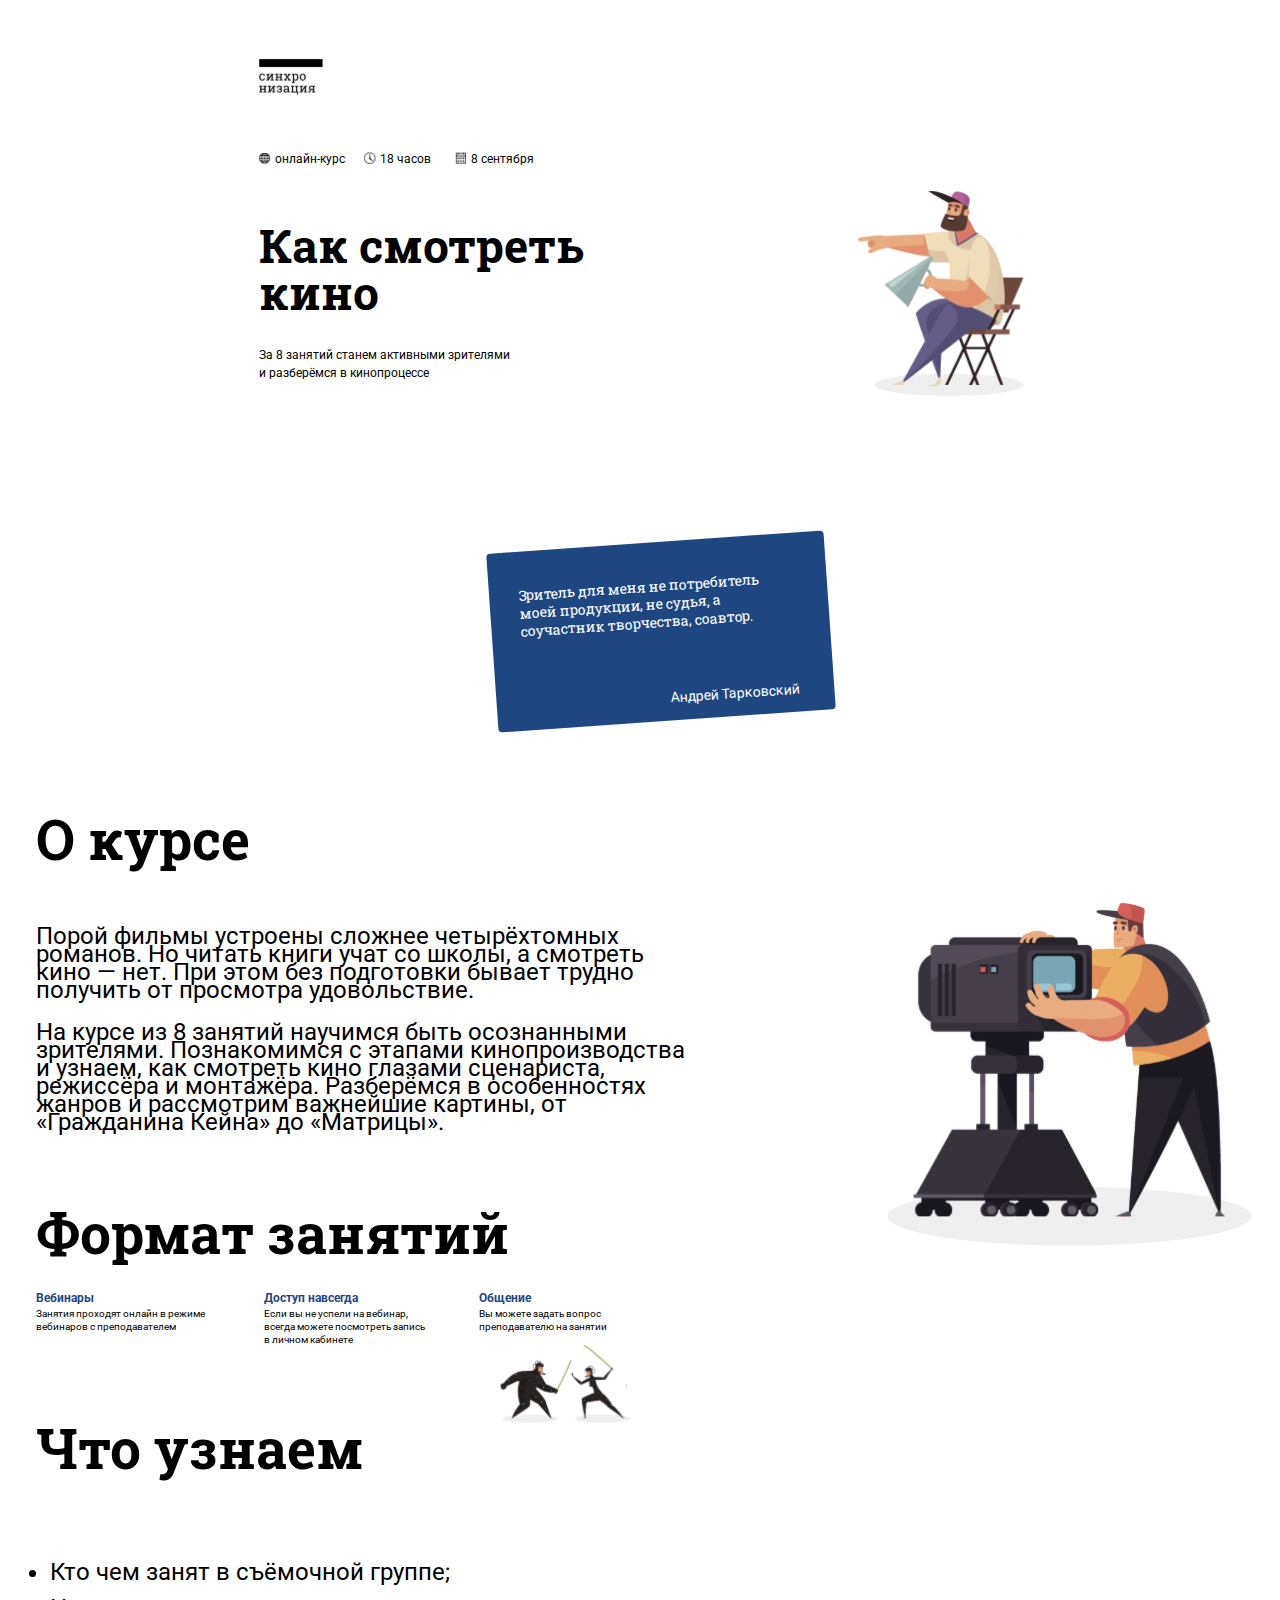
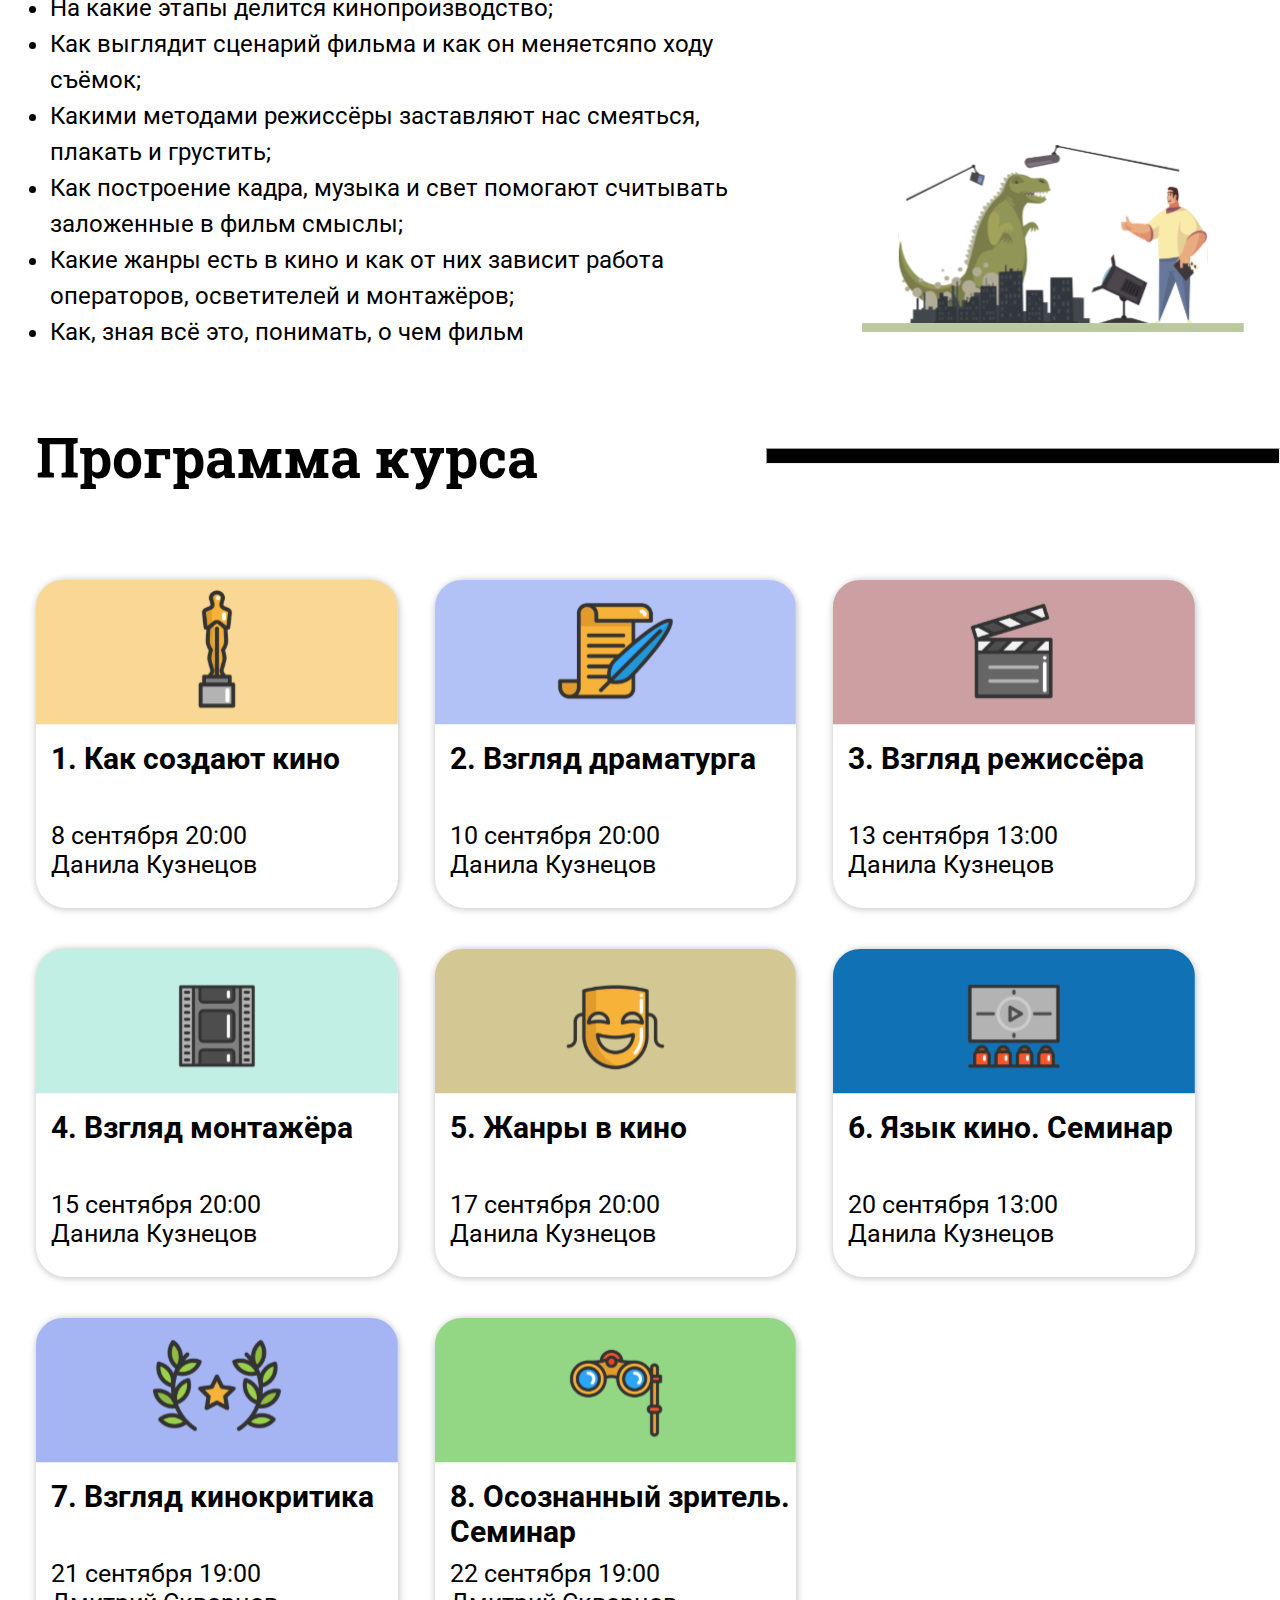
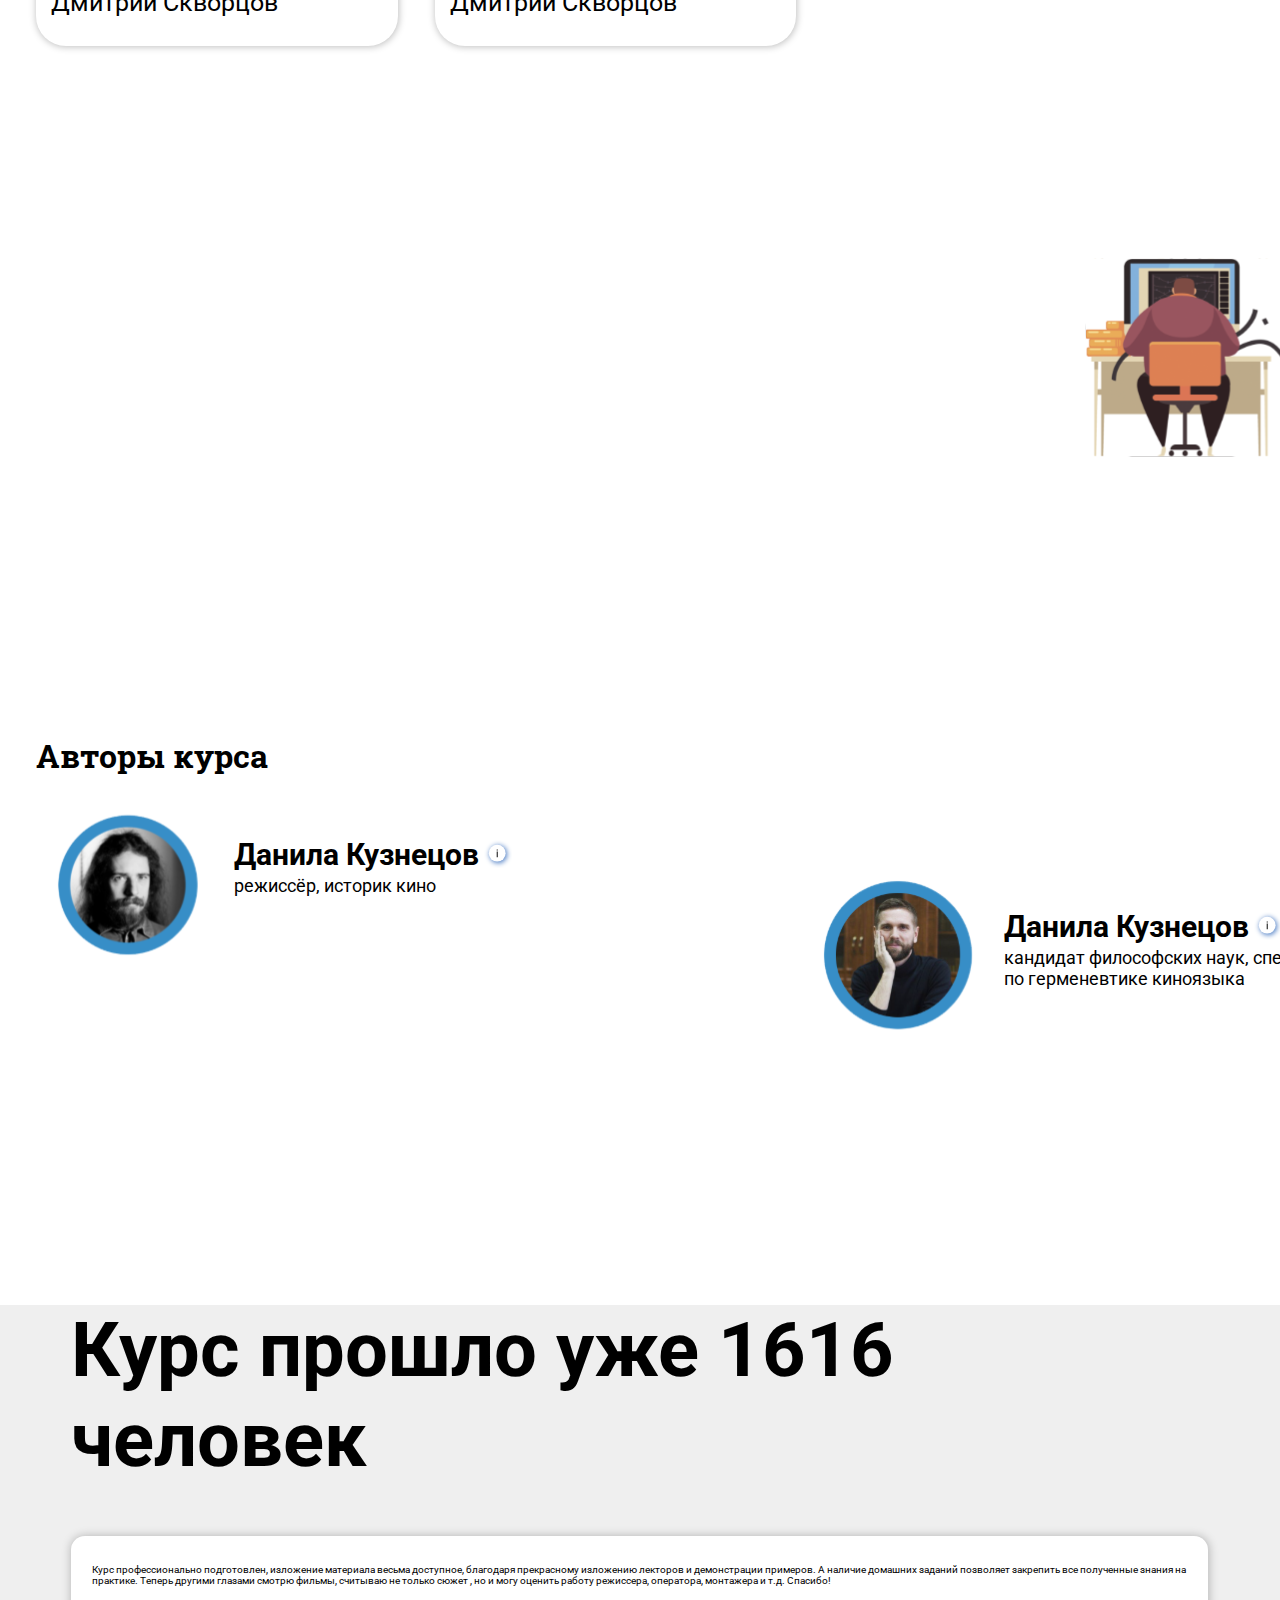
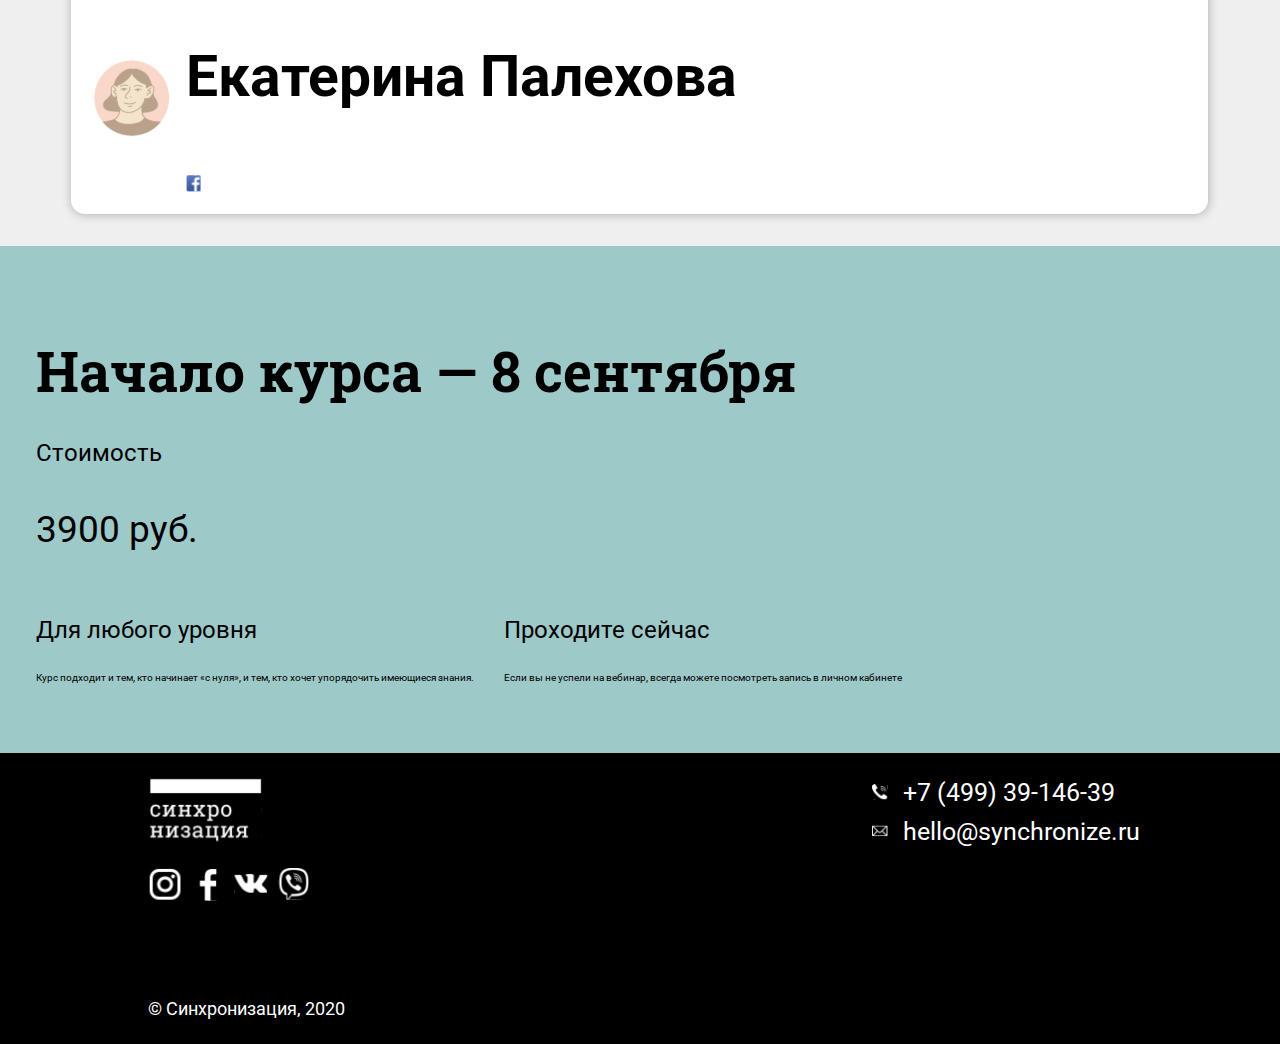
<file: index.html>
<!DOCTYPE html>
<html lang="en">
<head>
    <meta charset="utf-8">
    <meta name=viewport content="width=device-width, initial-scale=1.0, shrink-to-fit=no" />

    <title>Cinema Courses</title>
    <link rel="stylesheet" type="text/css" href="src/css/style_22.css">
    <link rel="stylesheet" href="src/css/style.css">
    <link rel="stylesheet" href="src/css/about.css">
    <link rel="stylesheet" href="src/css/intro1.css">
    <link rel="stylesheet" href="src/css/style_21.css">
    <link rel="stylesheet" href="src/css/about_process.css">
    <link rel="stylesheet" href="src/css/format3.css">
    <link rel="stylesheet" href="src/css/style_2.3.css">
    <link rel="stylesheet" href="src/css/program.css">

  </head>
  <body>
    <article id="container-intro">
        <div class="inner">

            <div class="logo">
                  <img class="p1" src="images/intro1.svg" alt="">
            </div>
            <nav>
                  <div class="online-courses">
                      <img class="p2" src="images/intro2.svg" alt="globus">
                      <p>онлайн-курс</p>
                  </div>
                  <div class="watch">
                      <img class="p3" src="images/intro3.svg" alt="watch">
                      <p>18 часов </p>
                  </div>
                  <div class="calendar">
                      <img class="p4" src="images/intro4.svg" alt="cln">
                      <p>8 сентября</p>
                  </div>
              </nav>
              <!-- main -->
        <section class="block">
            <div class="text-one">
            <h1>Как смотреть<br>кино</h1>
            <p class="text">
                За 8 занятий станем активными зрителями<br>и разберёмся в кинопроцессе
            </p>
        </div>
              <!-- picture -->
            <div class="man">
                  <img class="man-one" src="images/intro5.svg" alt="">
            </div>
        </section>

            <div class="info">
                  <!-- <img src="images/intro6.svg" alt=""> -->
                  <p>Зритель для меня
                      не потребитель моей продукции, не судья, а соучастник творчества, соавтор. </p>
                  <div class="author">Андрей Тарковский</div>
            </div>
        </div>
    </article>
<!-- pashaa -->
    <article id="about-courses">
        <div class="inner">
            <h1 class="title">О курсе</h1>
            <div id="about-main-block">
                <div id="text-wrapper">
                    <p class="text">Порой фильмы устроены сложнее четырёхтомных романов. Но читать книги учат со школы, а смотреть кино — нет. При этом без подготовки бывает трудно получить от просмотра удовольствие.</p>
                    <p class="text">На курсе из 8 занятий научимся быть осознанными зрителями. Познакомимся с этапами кинопроизводства и узнаем, как смотреть кино глазами сценариста, режиссёра и монтажёра. Разберёмся в особенностях жанров и рассмотрим важнейшие картины, от «Гражданина Кейна» до «Матрицы».</p>
                </div>
                <div id="large-img">
                    <img src="images/about-large.svg" alt="man with a camera">
                </div>
            </div>
        </div>
    </article>

    <article id="cards-wrapper">
        <div class="inner">
            <div id="text-cards-wrapper">
                <div class="about-card">
                    <div class="small-header">8 занятий</div>
                    <p class="small-text">Для погружения в кинематограф</p>
                </div>
                <div class="about-card">
                    <div class="small-header">2 часа</div>
                    <p class="small-text">Длительность каждого занятия</p>
                </div>
                <div class="about-card">
                    <div class="small-header">3 недели</div>
                    <p class="small-text">Длительность курса</p>
                </div>
                <div id="small-img">
                    <img src="images/about-small.svg" alt="man with stage light" />
                </div>
            </div>
        </div>
    </article>

    <article id="container3block">
        <div class="inner">
            <h1 class="title">Формат занятий</h1>
            <div class="akada">
                <div class="card1">
                    <h2>Вебинары</h2>
                    <p class="small-text">Занятия проходят онлайн в режиме вебинаров с преподавателем</p>
                </div>
                <div class="card2">
                    <h2>Доступ навсегда</h2>
                    <p class="small-text">Если вы не успели на вебинар, всегда можете посмотреть запись в личном кабинете</p>
                </div>
                <div class="card3">
                    <h2>Общение</h2>
                    <p class="small-text">Вы можете задать вопрос
                        преподавателю на занятии</p>
                </div>
            </div>
            <img src="images/pic1.svg" alt="two fighters">
        </div>
    </article>

    <article id="wrapper-about">
      <div class="inner">
        <div class="wrapper-about2">
          <div class="wrapper-about3">
              <h3 class="title">Что узнаем</h3>
              <ul class="text">
                  <li>Кто чем занят в съёмочной группе;</li>
                  <li>На какие этапы делится кинопроизводство;</li>
                  <li>Как выглядит сценарий фильма и как он меняетсяпо ходу съёмок;</li>
                  <li>Какими методами режиссёры заставляют нас смеяться, плакать и грустить;</li>
                  <li>Как построение кадра, музыка и свет помогают считывать заложенные в фильм смыслы;</li>
                  <li>Какие жанры есть в кино и как от них зависит работа операторов, осветителей и монтажёров;</li>
                  <li>Как, зная всё это, понимать, о чем фильм</li>
              </ul>
          </div>
          <div class="img-godzilla">
              <img src="images/dino.svg" alt="Godzilla">
          </div>
      </div>
      </div>
    </article>

    <article id="program">
     <div class="container_24 inner">
        <div class="title_24">
            <h3 class="title">Программа курса</h3>
            <hr class="stripe_24"></hr>
        </div>
        
        <div class="centercards_24">
       <div class="cards_24">
            <div class="card_24">
                <img src="images/card1_24.svg" alt="card1">
                <p class="name_24">1. Как создают кино</p>
                <p class="about_24">8 сентября 20:00
                  <br>Данила Кузнецов</p>
            </div>
            <div class="card_24">
                <img src="images/card2_24.svg" alt="card2">
                <p class="name_24">2. Взгляд драматурга</p>
                <p class="about_24">10 сентября 20:00
                   <br> Данила Кузнецов</p>
            </div>
            <div class="card_24">
                <img src="images/card3_24.svg" alt="card3">
                <p class="name_24">3. Взгляд режиссёра</p>
                <p class="about_24">13 сентября 13:00
                   <br>Данила Кузнецов</p>
            </div>
            <div class="card_24">
                <img src="images/card4_24.svg" alt="card4">
                <p class="name_24">4. Взгляд монтажёра</p>
                <p class="about_24">15 сентября 20:00
                   <br>Данила Кузнецов</p>
            </div>
            <div class="card_24">
                <img src="images/card5_24.svg" alt="card5">
                <p class="name_24">5. Жанры в кино</p>
                <p class="about_24">17 сентября 20:00
                   <br>Данила Кузнецов</p>
            </div>
            <div class="card_24">
                <img src="images/card6_24.svg" alt="card6">
                <p class="name_24">6. Язык кино. Семинар</p>
                <p class="about_24">20 сентября 13:00
                   <br>Данила Кузнецов</p>
            </div>
            <div class="card_24">
                <img src="images/card7_24.svg" alt="card7">
                <p class="name_24">7. Взгляд кинокритика</p>
                <p class="about_24">21 сентября 19:00
                  <br>Дмитрий Скворцов</p>
            </div>
            <div class="card_24">
                <img src="images/card8_24.svg" alt="card8">
                <p class="name_24">8. Осознанный зритель. <br>Семинар</p>
                <p class="about_24">22 сентября 19:00
                  <br>Дмитрий Скворцов</p>
            </div>
        </div>
        </div>
       </div>
     </div>
    </article>

    <article id="authors">
        <div class="inner">
            <div class="clerk">
                <img src="images/clerk.svg">
            </div>
            <div class="course_authors23">
                <h2 class="title">Авторы курса</h2>
            </div>
            <div class="authors23">
                <div class="danila23">
                    <div class="images23">
                        <img src="images/2.3/danila.svg" />
                    </div>
                    <div class="card">
                        <div class="person">
                            <p class="small_text_1">режиссёр, историк кино</p>
                            <div class="name_i">
                                <h3>Данила Кузнецов</h3>
                                <div class="icon_wrapper">
                                    <img src="images/2.3/button_i.svg">
                                    <div class="box_small_text">
                                        <p class="small_text_1">режиссёр, историк кино</p>
                                        <p class="small_text">Читает лекции и курсы в РАНХиГС. Занимается режиссированием и монтажом документальных фильмов. Член Союза кинематографистов РФ.</p>
                                        <p class="small_text">Окончил МГУ им. Ломоносова (исторический факультет), аспирантуру института востоковедения РАН, Высшие курсы сценаристов и режиссёров.</p>
                                    </div>
                                </div>
                            </div>
                        </div>
                    </div>
                </div>
                <div class="danila23_2">
                    <div class="images23">
                        <img src="images/2.3/danila_two.svg" />
                    </div>
                    <div class="card">
                        <div class="person">
                            <p class="small_text_1">кандидат философских наук, специалист по герменевтике киноязыка</p>
                            <div class="name_i">
                                <h3>Данила Кузнецов</h3>
                                <div class="icon_wrapper">
                                    <img src="images/2.3/button_i.svg">
                                    <div class="box_small_text two">
                                        <p class="small_text_1">кандидат философских наук, специалист по герменевтике киноязыка</p>
                                        <p class="small_text">Окончил аспирантуру ВГСПУ (Волгоградский государственный социально-педагогический университет) по специальности «Философия». Защитил диссертацию, посвященную образному мышлению.</p>
                                        <p class="small_text">Преподает философию в ВГСПУ. Сооснователь проекта «Интеллектуальные среды» в Волгограде — это встречи и лекции по искусству, философии, литературе. Занимается философией кино, герменевтикой киноязыка.</p>
                                    </div>
                                </div>
                            </div>
                        </div>
                    </div>
                </div>
            </div>
        </div>
    </article>
        
    <article id="block_22">
                <!-- Курс прошло -->           
                <section class="courses_review_22">
                        <div class="inner">
                            <h1>
                    Курс прошло уже 1616 человек
                </h1>
                <div class=courseall_22>
                    <p class="smalltext">
                        Курс профессионально подготовлен, изложение материала весьма доступное, благодаря прекрасному изложению лекторов и демонстрации примеров. А наличие домашних заданий позволяет закрепить все полученные знания на практике. Теперь другими глазами смотрю фильмы, считываю не только сюжет , но и могу оценить работу режиссера, оператора, монтажера и т.д. Спасибо!
                    </p>
                    <div class="review_prof_22">
                        <img class="face_icon_22" src="images/face_icon.svg" alt="face_icon">
                        <div class="review_prof_inf_22">
                            <h2 class="rev_name_22">
                                Екатерина Палехова
                            </h2>
                            <a href="#"> <img class="facebook_icon_22" src="images/facebook_icon_22.svg" alt="facebook_icon"> </a>
                        </div>
                    </div>
                </div>
                </div>
            </section>

        <article class="course_start_22">
            <div class="inner">
                <h1 class="title">
                    Начало курса — 8 сентября
                </h1>
                <p class="text">
                    Стоимость
                </p>
                <p class="price_tag_22">
                    3900 руб.
                </p>
                <div class="course_start_info_22">
                    <div class="start_info_block_22">
                        <p class="text">
                            Для любого уровня
                        </p>
                        <p class="smalltext">
                            Курс подходит и тем, кто начинает «с нуля», и тем, кто хочет упорядочить имеющиеся знания.
                        </p>
                    </div>
                    <div>
                        <p class="text">
                            Проходите сейчас
                        </p>
                        <p class="smalltext">
                            Если вы не успели 
        на вебинар, всегда можете посмотреть запись в личном кабинете
                        </p>
                    </div>
                </div>
            </div>
        </article>

    </article>

    <footer>
        <div class="container_21 inner">
          <div class="smallcontainer_21">
            <div class="left_21">
              <div><img class="syncimage_21" src="images/headimage_21.svg" alt="sync"></div>
              <div class="socials_21">
                  <a href="https://www.instagram.com/"><img src="images/instagram_21.svg" alt="instagram"></a>
                  <a href="https://ru-ru.facebook.com/"><img src="images/facebook_21.svg" alt="facebook"></a>
                  <a href="https://vk.com/"><img src="images/vk_21.svg" alt="vk"></a>
                  <a href="https://www.whatsapp.com/?lang=ru"><img src="images/whatsup_21.svg" alt="whatsup"></a>
              </div>
            </div>
            <div class="right_21">
              <div class="contacts_21">
                  <img class='contactimages_21' src="images/phone_21.svg" alt="phone">
                  <p class="contactstext_21">+7 (499) 39-146-39</p>
              </div>
              <div class="contactsmail_21">
                <img class='contactimages_21' src="images/mail_21.svg" alt="mail">
                <p class="contactstext_21">hello@synchronize.ru</p>
              </div>
            </div>
            </div>
           <div class="license_21" >
            © Синхронизация, 2020
           </div>
        </div>
    </footer>
</body>
</html>
</file>
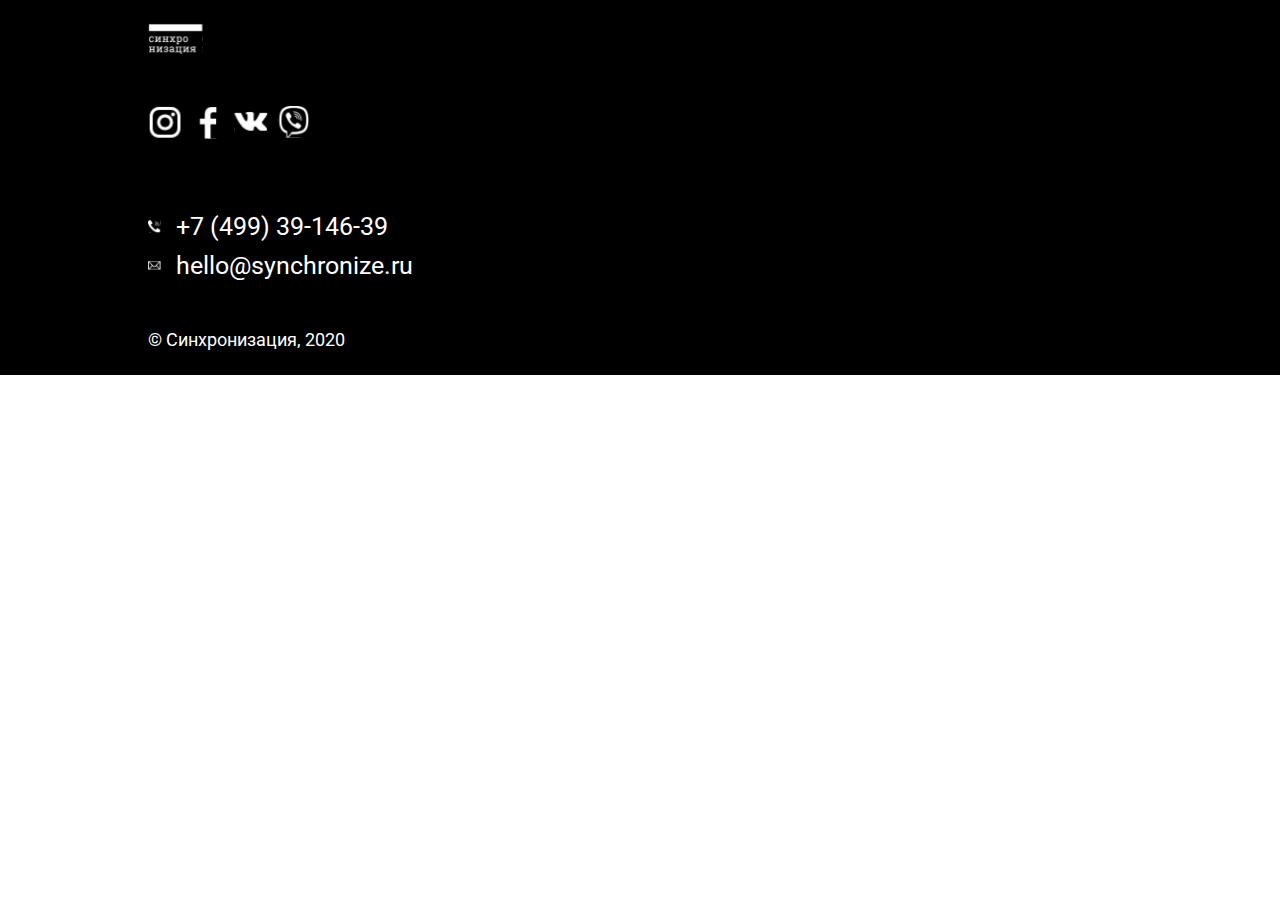
<file: footer_21.html>
<!DOCTYPE html>
<html lang="ru">
  <head>
    <meta charset="UTF-8">
    <title>Cinema Courses</title>
    <link rel="stylesheet" href="/src/css/style_21.css">
    <meta name="viewport" content="width=device-width, initial-scale=1">
  </head>
  <body>
    <footer>
        <div class="container_21">
           <div class="syncimage_21"><img src="images/headimage_21.svg" alt="sync"></div>
           <div class="socials_21">
               <a href="https://www.instagram.com/"><img src="images/instagram_21.svg" alt="instagram"></a>
               <a href="https://ru-ru.facebook.com/"><img src="images/facebook_21.svg" alt="facebook"></a>
               <a href="https://vk.com/"><img src="images/vk_21.svg" alt="vk"></a>
               <a href="https://www.whatsapp.com/?lang=ru"><img src="images/whatsup_21.svg" alt="whatsup"></a>
           </div>
           <div class="contacts_21">
               <img src="images/phone_21.svg" alt="phone">
               <p class="contactstext_21">+7 (499) 39-146-39</p>
           </div>
           <div class="contactsmail_21">
               <img src="images/mail_21.svg" alt="mail">
               <p class="contactstext_21">hello@synchronize.ru</p>
           </div>
           <div class="license_21" >
            © Синхронизация, 2020
           </div>
        </div>
    </footer>
  </body>
</html>
</file>
<file: src/css/style_22.css>
@import url('https://fonts.googleapis.com/css2?family=Roboto+Slab:wght@100;300;400;700;900&display=swap');

.smalltext {
    font-size: 10px;
}
.courses_review_22 {
    background-color: #EFEFEF;
    padding: 0px 36px 32px 35px;
}
.courseall_22{
    background-color: white;
    border-radius: 14px;
    box-shadow: 0.465972px 0.465972px 9.31944px rgba(0, 0, 0, 0.25);
    padding: 18px 21px 13px;
}
.review_prof_22 {
    display: flex;
    align-items: center;
}
.review_prof_inf_22{
    margin-left: 14px;
}
.rev_name {
    font-size: 14px;
    margin: 0px;
}
.face_icon_22 {
    width: 80px;
    height: 84px;
}
.facebook_icon_22{
    height: 17px;
    width: 15px;
    margin-top: 16px;
}

/* Начало курса */
.course_start_22 {
    background-color: #9DC9C8;
    padding: 60px 0px;
}
.price_tag_22 {
    font-size: 37px;
}
.course_start_info_22 {
    display: flex;
    
}
.start_info_block_22 {
    margin-right: 30px;
}




























/* 
/* Отзыв */
/* 
.courses_review_22 {
    background-color: #EFEFEF;
    display: flex;
    flex-direction: column;
}
.coursrev_22 {
    width:  calc(100% - 42px - 70px);
    padding: 0px 21px;
    background-color: white;
    border-radius: 14px;
    box-shadow: 0.465972px 0.465972px 9.31944px rgba(0, 0, 0, 0.25);
    margin-bottom: 50px;
    margin-left: 35px;
}
.nametag_22 {
    margin: 0px;
    font-family: Roboto Slab;
    font-style: normal;
    font-weight: bold;
    font-size: 14px;
}
.rev_info_22 {
    display: flex;
    flex-direction: row;
    
}
.face_icon_22 {
    width: 80px;
    height: 84px;
}

.rev_face_22 {
    display: flex;
    flex-direction: column;
    justify-content: center
}

.facebook_22 {
    width: 15px;
    height: 17px;
    margin-top: 10px;
}

/* Начало курса */

/* .coursestart_22 {
    background-color:#9DC9C8;
    display: flex;
    flex-direction: column;
 }
.pricetag_22 {
    font-size: 80px;
    line-height: 100%;
    margin: 0px 0px 75px 0px; 
}
.price_22 {
    font-size: 25px;
    line-height: 100%;
    margin: 0px 0px 0px 0px;
}

.trhead_22 {
    margin: 35px;
    font-size: 25px;
    line-height: 100%;
    text-align: left;
}
.trbody_22{
    font-size: 18px;
    line-height: 100%;
}

/* @media screen and (min-width: 839px) { */

/* Отзыв */

    /* .courses_review_22 {
        background-color: #EFEFEF;
        display: flex;
        flex-direction: column;
        padding-left: 70px;
    }
    .coursrev_22 {
        width:  460px;
        height: 260px;
        padding: 0px 26px;
        background-color: white;
        border-radius: 14px;
        box-shadow: 0.465972px 0.465972px 9.31944px rgba(0, 0, 0, 0.25);
        margin-bottom: 65px;
        margin-left: 0px;
    }
    .nametag_22 {
        margin: 0px;
        font-family: 'Roboto Slab';
        font-style: normal;
        font-weight: bold;
        font-size: 14px;
    }
    .rev_face_22 {
        margin-left: 0px 0px 17px 15px;
    }
    .rev_info_22 {
        margin-top: 20px;
        display: flex;
        flex-direction: row;
    }
    .face_icon_22 {
        width: 110px;
        height: 100px;
    }
    .smalltext_22 {
        font-size: 12px;
    }
    .facebook_22 {
        width: 18px;
        height: 18px;
    }

    .title_22 {
        font-style: normal;
        font-weight: bold;
        font-size: 32px;
        line-height: 100%;
    }    */
</file>
<file: src/css/style.css>
@import url("https://fonts.googleapis.com/css2?family=Roboto+Slab:wght@700&family=Roboto:wght@400;700&display=swap");

body,
html {
  width: 100%;
  box-sizing: border-box;
  margin: 0;
  padding: 0.95em 0 0;
  font-size: 38px;
  min-width: 320px;
  font-family: "Roboto", sans-serif;
}

.inner {
  padding: 0 0.95em;
  max-width: calc(834px - 0.95em * 2);
  margin: auto;
}

.title {
  font-family: "Roboto Slab", sans-serif;
  font-style: normal;
  font-weight: bold;
  font-size: 26px;
  line-height: 100%;
}

.text {
  font-family: "Roboto", sans-serif;
  font-size: 12px;
  line-height: 150%;
}

@media (min-width: 834px) {
  .inner {
    max-width: calc(1280px - 0.95em * 2);
  }

  .title {
    font-size: 32px;
  }

  .text {
    font-size: 14px;
  }
}

@media (min-width: 1280px) {
  .inner {
    /*max-width: calc(1280px - 0.95em * 2);*/
  }

  .title {
    font-size: 55px;
  }

  .text {
    font-size: 24px;
  }
}
</file>
<file: src/css/about.css>
@import url("https://fonts.googleapis.com/css2?family=Roboto+Slab:wght@700&family=Roboto:wght@400;700&display=swap");
#about-courses {
  margin-top: 67px;
}

#large-img {
  width: 170px;
  height: 160px;
  margin: 0 auto 45px;
}

#about-courses .text {
  line-height: 18px;
}

#cards-wrapper {
  display: flex;
  flex-direction: row-reverse;
  justify-content: space-evenly;
}
#cards-wrapper-desktop {
  display: none;
}
#text-cards-wrapper {
  position: relative;
  display: flex;
  flex-wrap: wrap;
  justify-content: flex-start;
}
.about-card {
  margin: 16px 16px 16px 0;
  width: 40%;
  height: 45px;
}
.about-card p {
  max-width: 76px;
}
.small-header {
  font-size: 12px;
  font-weight: bold;
  line-height: 15px;
}
.small-text {
  font-size: 10px;
  line-height: 13px;
}
#small-img {
  position: absolute;
  bottom: 0;
  right: 0;
  width: 108px;
  height: 102px;
}

@media (min-width: 835px) {
  #about-main-block {
    display: flex;
  }
  #large-img img {
    width: 212px;
    height: 199px;
  }
  #text-wrapper {
    width: 55%;
  }

  #cards-wrapper {
    display: none;
  }
  #cards-wrapper-desktop {
    display: block;
  }
  #cards-wrapper-desktop .inner {
    width: 100%;
    margin: 40px 0;
  }
  .about-card {
    margin: 34px 0;
  }
  .small-header {
    font-size: 15px;
    line-height: 20px;
    padding: 5px 0;
  }
  #cards-wrapper-desktop .small-text {
    font-size: 11px;
    line-height: 14px;
  }
  #relative-parent-for-image {
    display: flex;
    justify-content: space-between;
    min-width: 90%;
    position: relative;
  }
  #text-cards-wrapper {
    position: static;
    flex-wrap: nowrap;
    width: 70%;
  }

  #small-img {
    position: relative;
    left: 0;
    width: 134px;
    height: 127px;
  }
  #small-img img {
    position: relative;
    width: 134px;
    height: 127px;
  }
}

@media (min-width: 1280px) {
  .title {
    font-size: 55px;
  }
  #about-main-block {
    display: flex;
  }
  #large-img img {
    width: 366px;
    height: 344px;
  }
  #text-wrapper {
    width: 55%;
  }
  .text {
    font-size: 24px;
    line-height: 36px;
  }
  #cards-wrapper {
    display: none;
  }
  #cards-wrapper-desktop {
    display: block;
  }
  #cards-wrapper-desktop .inner {
    width: 100%;
    margin: 40px 0;
  }
  .about-card {
    margin: 34px 0;
  }
  .small-header {
    font-size: 25px;
    line-height: 33px;
  }
  #cards-wrapper-desktop .small-text {
    font-size: 18px;
    line-height: 23px;
  }
  #relative-parent-for-image {
    display: flex;
    justify-content: space-between;
    min-width: 90%;
    position: relative;
  }
  #text-cards-wrapper {
    position: static;
    flex-wrap: nowrap;
    width: 70%;
  }

  #small-img {
    position: relative;
    left: 0;
    width: 366px;
    height: 203px;
  }
  #small-img img {
    position: relative;
    width: 232px;
    height: 203px;
  }
}
</file>
<file: src/css/intro1.css>
@import url('https://fonts.googleapis.com/css2?family=Roboto&family=Roboto+Slab:wght@400;700&display=swap');


.logo {
    width:  52px ;
    height: 30px;
}
.p2, .p3, .p4{
    width: 10px;
    height: 10px ;
    margin-right: 4px ;
}
/* navigaion */
 #container-intro nav {
    display: flex;
    justify-content: space-between;
    margin: 45px 0 8px;
    max-width: 300px;
}
.online-courses {
    /* border: 1px solid black; */
    display: flex;
    margin-right: 11px;
}
.online-courses p{
    padding: 0;
    margin: 0;
    font-size: 10px;

}
.watch {
    /* border: 1px solid black; */

    display: flex;
    
}
.watch p {
    font-family: Roboto;
    font-size: 10px;
    margin: 0;
    padding: 0;
}
.calendar {
    /* border: 1px solid black; */
    display: flex;
}
.calendar p {

    font-family: Roboto;
    font-size: 10px;
    margin: 0;
    padding: 0;
}

 /* main  */
#container-intro h1 {
    font-family: 'Roboto Slab', sans-serif;
    font-style: normal;
    font-weight: bold;
    font-size: 37px;
    line-height: 100%;
}

#container-intro .text {
    width: 210px;
    height: 30px;
    font-family: Roboto, sans-serif;
    font-size: 10px;
    line-height: 150%;
}



/* man */
.man {
    width: 141.68px ;
    height: 175.1px;
    /* left: 201px; */
    /* top: 254px ; */
    margin-right: 32.24px;
    margin-left: 201px;
    margin-bottom: 30.9px;
}
.info {
    width: calc(225px - 26px );
    height: calc(93px - 42px);
    background: #1E4681;
    border-radius: 2px;
    transform: rotate(-4deg);
    margin-left: 35px;
    margin-right: 110px;
    margin-top: 30px;
    padding: 10px 14px 32px;
}
.info {
    position: relative;
}
.info p {
    width: 200px;
    height: 52px;
    font-family: 'Roboto Slab', sans-serif;
    font-style: normal;
    font-weight: normal;
    font-size: 11px;
    line-height: 130%;
    color: #FFFFFF;
}
.author {
    position: absolute;
    bottom: 6px;
    color: white;
    right: 10px ;
    font-family: Roboto, sans-serif;
    font-size: 10px;
    line-height: 130%;
}





/* media */

 @media(min-width:1280px){
    #container-intro .inner{
        margin: 0;
    }



    #container-intro{
        width: 1280px;
        margin: auto;
        background: white;
    }
    .logo{
        width: 112px;
        height: 66px;
        left: 121px;
        top: 21px;
        margin-top: 21px;
        margin-right: 1207px;
        /* margin-left: 121px; */
    }
    .p1{
        width: 112px;
        height: 66px;

    }
    .p2, .p3, .p4{
        width: 22px;
        height: 21px ;
    }
    #container-intro nav{
        display: flex;
        justify-content: space-between;
        margin-top: 96px;
        /* margin-left: 121px; */
        margin-right: 810px;
        margin-bottom: 13px;
        font-size: 20px;
        line-height: 23px;
        color: black;
        width: 130px;
        height: 32px;

    }
    .online-courses{
        display: flex;
        margin-right: 25px;
    }
    .online-courses p{
        width: 130px;
        height: 32px;
        font-size: 20px;
        line-height: 23px;
    }
    .watch {
        display: flex;
    }
    .watch p{
        width: 130px;
        height: 32px;
        font-size: 20px;
        line-height: 23px;
        
    }
    .calendar{
        display: flex;
    }
    .calendar p{
        width: 130px;
        height: 32px;
        left: 500px;
        top: 187px;

        font-size: 20px;
        line-height: 23px;


    }
    /* main */
    #container-intro h1{
        width: 628px;
        height: 190px;
        left: 122px;
        top: 232px;
        font-family: Roboto Slab;
        font-style: normal;
        font-weight: bold;
        font-size: 80px;
        line-height: 81px;
        /* or 81px */
        color: #000000;
        /* margin-left: 122px; */
        margin-right: 140px;
        margin-bottom: 6px;
    }
    #container-intro .text{ 
        /* margin-left: 122px; */
        margin-right: 354px;
        margin-bottom: 161px;
        width: 414px;
        height: 62px;
        left: 122px;
        top: 427px;

        font-size: 20px;
        line-height: 150%;



    }
    .man{
        width: 304px;
        height: 356px;
    /* margin-left: 0px; */
    }
     .man-one{ 
        width: 304px;
        height: 356px;
    }
    .text-one{
        display: flex;
        flex-direction: column;
    }
    
    .block{
        display: flex;
        margin-top: 4px;
    }
    .info{
        width: 496px;
        height: 233px;
        background: #1E4681;
        border-radius: 4px ;
        padding: 10px ;
        margin-top: 71px;
        margin-right: 540px;
        /* margin-left: 403px ; */
        margin-bottom: 156px ;
    }
    .info{
        position: relative;
    }
    .info p{
        width: 430.59px;
        height: 113px;
        left: 432px;
        top: 701.04px;
        font-size: 25px;
        line-height: 32px;
    }
    .author{
        position: absolute;
        width: 280.5px;
        height: 45.64px;
        
        font-size: 20px;
        text-align: right;
        margin-right: 25px ;
        color: #FFFFFF;


    }

 } 
   
@media(min-width:835px ){
     #container-intro .inner{
        margin: 0;
    }
    #container-intro{
        width: 835px;
        margin: auto;
        background: white;
    }
    .logo{
        width: 65px;
        height: 38px;
        margin-top: 22px;
        margin-right: 699px;
        /* margin-left: 70px; */
        margin-bottom: 56px;
    }
    .p1{
        width: 65px;
        height: 38px ;
    }
    .p2 , .p3 , .p4{
        width: 12px;
        height: 12px;
    }
    #container-intro nav{
        display: flex;
        justify-content: space-between;
        margin-top: 55px;
        margin-bottom: 7px;
        margin-right: 469px;
        /* margin-left: 70px; */
        font-size: 12px;
        line-height: 14px;
    }
    .online-courses{
        display: flex;
        margin-right: 14px;
    }
    .online-courses p{
        width: 75px;
        height: 18px;
        font-size: 12px;
        line-height: 14px;
    }
    .watch{
        display: flex;

    }
    .watch p{
        width: 75px;
        height: 18px;
        font-size: 12px;
        line-height: 14px;
    }
    .calendar{
        display: flex;
    }
    .calendar p{
        width: 75px;
        height: 18px;
        font-size: 12px;
        line-height: 14px;
    }
    #container-intro h1{
        width: 363px;
        height: 110px ;
        font-size: 46px;
        line-height: 47px;
        /* margin-left: 70px; */
        margin-right: 81px;
        margin-bottom: 2px;
    }
    #container-intro .text{
        /* margin-left: 71px; */
        margin-right: 180px;
        margin-bottom: 93px;
        font-size: 12px;
        line-height: 18px;

    }
    .man{
        width: 176px;
        height: 206px;
        margin-left: 0px;
    }
    .man-one{
        width: 176px;
        height: 206px;
    }
    .text-one{
        display: flex;
        flex-direction: column;
    }
    .block{
        display: flex;
        margin-top: 2px;
    }
    .info{ 
        width: 280px;
        height: 89px;
        background: #1E4681;
        border-radius: 4px ;
        padding: 21px 29px 69px 29px ;
        margin-top: 41px;
        margin-right: 313px;
        margin-left: 233px ;
        margin-bottom: 90px ;
    }
    .info{
        position: relative;
    }
    .info p{
        width: 249px;
        height: 65px;
        left: 250px;
        top: 415px;
        font-size: 14px;
        line-height: 18px;
    }
     .author{ 
        position: absolute;
        width: 162px;
        height: 26px;
        
        font-size: 14px;
        text-align: right;
        margin-right: 25px ;
        color: #FFFFFF;


    } 
} 



/* programm course */
</file>
<file: src/css/style_21.css>
@import url('https://fonts.googleapis.com/css2?family=Roboto:ital,wght@0,100;0,300;0,400;0,500;0,700;0,900;1,100;1,300;1,400;1,500;1,700;1,900&display=swap');

body {
    margin: 0;
    padding: 0;
    font-family: 'Roboto', sans-serif;
}

footer p {
    margin: 0;
    padding: 0;
}

footer {
    bottom: 0;
    width: 100%;
    background-color: #000000;
}

.container_21 {
    color: #FFFFFF;
    display: flex;
    flex-direction: column;
    width: 80%;
    margin: auto;
    padding: 0 0 0 40px;
}

.smallcontainer_21 {
    display: flex;
    flex-direction: column;
}

.syncimage_21 {
    position: static;
    width: 54px;
    height: 32px;
    margin-top: 23px;
}

.socials_21 {
    display: flex;
    flex-direction: row;
    margin-top: 14px;
    margin-bottom: 48px;
}

.socials_21 img {
    margin-right: 9px;
    cursor: pointer;
    display: flex;
    align-items: center;
}

.socials_21 a {
    align-items: center;
}

.contacts_21 {
    display: flex;
    flex-direction: row;
    width: 125px;
    align-items: center;
}

.contacts_21:hover {
    text-decoration: underline;
}

.contactsmail_21:hover {
    text-decoration: underline;
}

.contactsmail_21 {
    display: flex;
    flex-direction: row;
    justify-content: space-between;
    width: 137px;
    align-items: center;
    margin-top: 7px;
}

.contactstext_21 {
    font-size: 12px;
    margin-left: 7px;
}

.license_21 {
    font-size: 10px;
    margin-bottom: 25px;
    margin-top: 49px;
}

@media (min-width: 834px) {

    .smallcontainer_21 {
        display: flex;
        justify-content: space-between;
        flex-direction: row;
    }

    .contacts_21 {
        margin-top: 25px;
        width: 140px;
    }

    .contactstext_21 {
        font-size: 14px;
        margin-left: 5px;
    }

    .contactsmail_21 {
        margin-top: 10px;
    }

    .right_21 {
        width: 200px;
    }

    .syncimage_21 {
        width: 67px;
        height: 39px;
    }

    .socials_21 img {
        width: 20px;
        height: 20px;
    }
}

@media (min-width: 1280px) {
    .smallcontainer_21 {
        display: flex;
        justify-content: space-between;
        flex-direction: row;
    }

    .contacts_21 {
        margin-top: 25px;
        width: 270px;
    }

    .contactstext_21 {
        font-size: 25px;
        margin-left: 5px;
    }

    .contactstext_21:last-child {
        margin-left: 15px;
    }

    .contactsmail_21 {
        margin-top: 10px;
    }

    .contactimages_21 {
        width: 16px;
        height: 16px;
    }

    .right_21 {
        width: 200px;
        margin-right: 100px;
    }

    .syncimage_21 {
        width: 115px;
        height: 68px;
    }

    .socials_21 img {
        width: 34px;
        height: 34px;
    }

    .license_21 {
        font-size: 18px;
    }
}
</file>
<file: src/css/about_process.css>
@import url('https://fonts.googleapis.com/css2?family=Roboto&family=Roboto+Slab:wght@700&display=swap');

#wrapper-about {
    margin-top: 90px;
}

#wrapper-about .text {
    padding-left: 14px;
    list-style-type: disc;
}

.img-godzilla {
    width: 180px;
    height: 88px;
    margin: 54px auto 0;
}

@media (min-width: 1280px) {
    .img-godzilla {
        display: flex;
        width: 386px;
        height: 189px;
        align-self: flex-end;
        margin-bottom: 40px;
        margin-left: 70px;
    }

    #wrapper-about {
        margin: 0;
    }

    .wrapper-about3 {
        display: flex;
        flex-direction: column;
    }
    .wrapper-about2 {
        display: flex;
    }
}

@media (min-width: 834px) and (max-width: 1279px) {
    .img-godzilla {
        width: 223px;
        height: 109px;
        display: flex;
        align-self: flex-end;
        margin-bottom: 20px;
        margin-left: 70px;
    }

    .wrapper-about3 {
        display: flex;
        flex-direction: column;
    }
    .wrapper-about2 {
        display: flex;
    }
}
</file>
<file: src/css/format3.css>
@import url('https://fonts.googleapis.com/css2?family=Roboto+Slab:wght@100;200;300;400;500;600;700;800;900&family=Roboto:ital,wght@0,100;0,400;0,500;0,700;0,900;1,100;1,400;1,500;1,700;1,900&display=swap');

#container3block {
    position: relative;
    margin-top: 50px;
}

#container3block .inner {
    position: relative;
}

#container3block .title {
    margin: 0;
}

#container3block h2 {   
    width: 100%;
    color: #1E4681;
    font-family: Roboto, sans-serif;
    font-style: normal;
    font-weight: bold;
    font-size: 12px;
    line-height: 16px;
    margin-bottom: 1px;
}

.akada {
    margin-top: 20px;
}
#container3block img {
    width: 132px;
    height: 78px;
    position: absolute;
    top: 205px;
    right: 444px;
}
.card1 {
    margin-bottom: 31px;
    width: 178px;
    height: 27px;
    margin-right: 50px;
}

.small-text {
    font-family: Roboto, sans-serif;
    font-size: 10px;
    line-height: 130%;
    margin: 0;
}

.card2 {
    width: 165px;
    margin-bottom: 19px;
    font-family: Roboto, sans-serif;
    font-size: 10px;
    line-height: 130%;
    margin-right: 50px;
}

.card3 {
    width: 160px;
}

@media (min-width: 1280px) {
    .akada {
        display: flex; 
        flex-wrap: nowrap;
        flex-direction: row;
        justify-content: flex-start;
        margin-right: 250px;
    }
    
    #container3block img  {
        left: 500px;
        position: absolute;
        top: 140px;
        
    }
    
}
@media (min-width: 834px) and (max-width: 1279px) {
    .akada {
        display: flex; 
        flex-wrap: nowrap;
        flex-direction: row;
        justify-content: flex-start;
        margin-right: 250px;
    }

    #container3block img  {
        left: 500px;
        position: absolute;
        top: 140px;
    }
}
@media (min-width:375px) and (max-width: 833px) {
    #container3block img {
        width: 132px;
        height: 78px;
        top: 205px;
        left: 160px;
}
</file>
<file: src/css/style_2.3.css>
@import url('https://fonts.googleapis.com/css2?family=Roboto+Slab:wght@400;700&display=swap');
@import url('https://fonts.googleapis.com/css2?family=Roboto&display=swap');

#authors .inner {
    max-width: 375px;
    position: relative;
}

#authors .title {
    line-height: 26px;
    font-style: normal;
    font-weight: bold;
    font-size: 26px;
}

#authors .card {
    padding-left: 9px;
    width: 214px;
}

#authors .authors23 {
    max-width: 375px;
    margin: auto;
}

#authors .card img {
    display: none;
    margin-left: 5px;
}

#authors .small_text,
#authors .small_text_1 {
    width: 214.09px;
    left: 123px;
    font-size: 10px;
    font-family: 'Roboto', sans-serif;
}

#authors .danila23,
#authors .danila23_2 {
    display: flex;
}

#authors h3 {
    font-size: 14px;
    line-height: 100%;
}

#authors .danila23_2 {
    margin-top: 70px;
}

#authors .small-text:nth-child(2) {
    margin: 0;
    padding-bottom: 27px;
}

#authors .small-text:nth-child(3) {
    margin: 0;
}

#authors .person {
    display: flex;
    flex-direction: column;
}
#authors .person .small_text_1 {
    display: none;
}
#authors .name_i .small_text_1 {
    display: block;
}

.clerk {
    display: none;
}


@media screen and (min-width: 834px) {

    #authors .authors23 {
        display: flex;
        flex-wrap: nowrap;
        justify-content: space-between;
        margin: 0 0 70px 0;
    }

    #authors .box_small_text {
        display: none;
    }

    #authors .small_text_1 {
        margin-top: 0;
    }

    #authors .card h3 {
        margin: 0;
        margin-bottom: 5px;
    }

    #authors .danila23_2 {
        margin-top: 72px;
    }

    #authors .card img {
        width: 109px;
        height: 103px;
    }

    #authors .title {
        font-size: 32px;
    }

    #authors .course_authors23 h2 {
        margin-bottom: 27px;
    }

    #authors .card img {
        display: flex;
        width: 16.22px;
        height: 16.22px;
    }

    #authors .person {
        flex-direction: column-reverse;
        margin-top: 22px;
    }

    #authors .name_i {
        display: flex;
        margin-top: 22px;
    }

    #authors .person .small_text_1 {
        display: block;
    }
    #authors .name_i .small_text_1 {
        display: none;
    }

    #authors .card {
        position: relative;
    }

    #authors .icon_wrapper:hover .box_small_text{
        display: block;
    }

    #authors .box_small_text {
        position: absolute;
        box-shadow: 0 0 5px #C0C0C0;
        left: 0;
        top: 80px;
        border-radius: 10px;
        padding: 10px;
    }

    #authors .two {
        top: -175px;
    }

    #authors .course_authors23 {
        margin-top: 123px;
    }

    .clerk {
        display: block;
        position: absolute;
        right: 14px;
        top: -185px;
    }

    .clerk img {
        width: 146px;
        height: 115px;
    }

    #authors .inner {
        max-width: 834px;
    }

    #authors .authors23 {
        max-width: 834px;
    }

}

@media screen and (min-width: 1280px) {

    #authors .inner {
        min-width: 1280px;
    }

    #authors .authors23 {
        max-width: 1280px;
        margin: 0 0 250px 0;
    }
    
    .clerk {
        display: block;
        position: absolute;
        right: 14px;
        top: -485px;
    }
    
    .clerk img {
        width: 253px;
        height: 199px;
    }

    #authors .course_authors23 {
        margin-top: 697px;
    }

    #authors .images23 img {
        width: 189px;
        height: 178px;
    }

    #authors .card h3 {
        margin: 0;
        margin-bottom: 5px;
        font-size: 30px;
    }

    #authors .card {
        padding-left: 9px;
        width: 312px;
    }

    #authors .small_text, #authors .small_text_1 {
        width: 365px;
        left: 123px;
        font-size: 18px;
    }

    #authors .card img {
        display: flex;
        width: 28px;
        height: 28px;
    }

    #authors .box_small_text {
        position: absolute;
        box-shadow: 0 0 5px #c0c0c0;
        left: 0;
        top: 139px;
        border-radius: 10px;
        padding: 31px 21px 17px 25px;
        width: 399px;
    }

    #authors .two {
        top: -345px;
    }

    #authors .small_text:nth-child(3) {
        margin-top: 26px;
    }



}
</file>
<file: src/css/program.css>
@import url('https://fonts.googleapis.com/css2?family=Roboto:ital,wght@0,100;0,300;0,400;0,500;0,700;0,900;1,100;1,300;1,400;1,500;1,700;1,900&display=swap');

.card_24 {
    width: 186px;
    height: 153px;
    background: #FFFFFF;
    border-radius: 14px;
    box-shadow: 0.5px 0.5px 7px rgba(0, 0, 0, 0.25);
    margin: auto;
    margin-bottom: 24px;
}

.name_24 {
    font-weight: bold;
    font-size: 14px;
    width: 170px;
    margin: auto;
    margin-top: -3px;
}

.about_24 {
    font-size: 12px;
    width: 170px;
    margin: auto;
    margin-top: 15px;
}

.card_24:last-child :last-child {
    margin-top: 1px;
}

.stripe_24 {
    background-color: black;
    width: 20%;
    height: 6px;
    position: absolute;
    right: 0;
}

.title_24 {
    display: flex;
    align-items: center;

}

@media (min-width: 834px) {

    .stripe_24 {
        width: 40%;
        height: 8px;
    }

    .cards_24 {
        display: flex;
        flex-direction: row;
        flex-wrap: wrap;
        align-items: center;
        width: 756px;
    }

    .card_24 {
        margin: 24px 21px 0 0;
        width: 231px;
        height: 190px;
        border-radius: 17px;
    }

    .card_24 img {
        width: 231px;
        height: 93px;
    }

    .name_24 {
        font-size: 17px;
        width: 211px;
    }

    .about_24 {
        font-size: 14px;
        width: 211px;
        margin-top: 20px;
    }

    .card_24:last-child :last-child {
        margin-top: 2px;
    }

    .title_24 {
        font-size: 32px;
    }

    .centercards_24 {
        display: flex;
        justify-content: center;
        width: 100%;
    }
}

@media (min-width: 1280px) {

    .stripe_24 {
        height: 14px;
    }

    .title_24 {
        font-size: 55px;
    }

    .card_24 {
        margin: 41px 37px 0 0;
        width: calc(33% - 37px);
        height: 328px;
        border-radius: 30px;
    }

    .card_24 img {
        width: 100%;
        height: auto;
    }

    .name_24 {
        font-size: 30px;
        width: 100%;
        padding-left: 15px;
        margin-top: 7px;
    }

    .about_24 {
        font-size: 25px;
        width: 100%;
        margin-top: 45px;
        padding-left: 15px;
    }

    .card_24:last-child :last-child {
        margin-top: 10px;
    }

    .cards_24 {
        width: 100%;
    }
}
</file>
